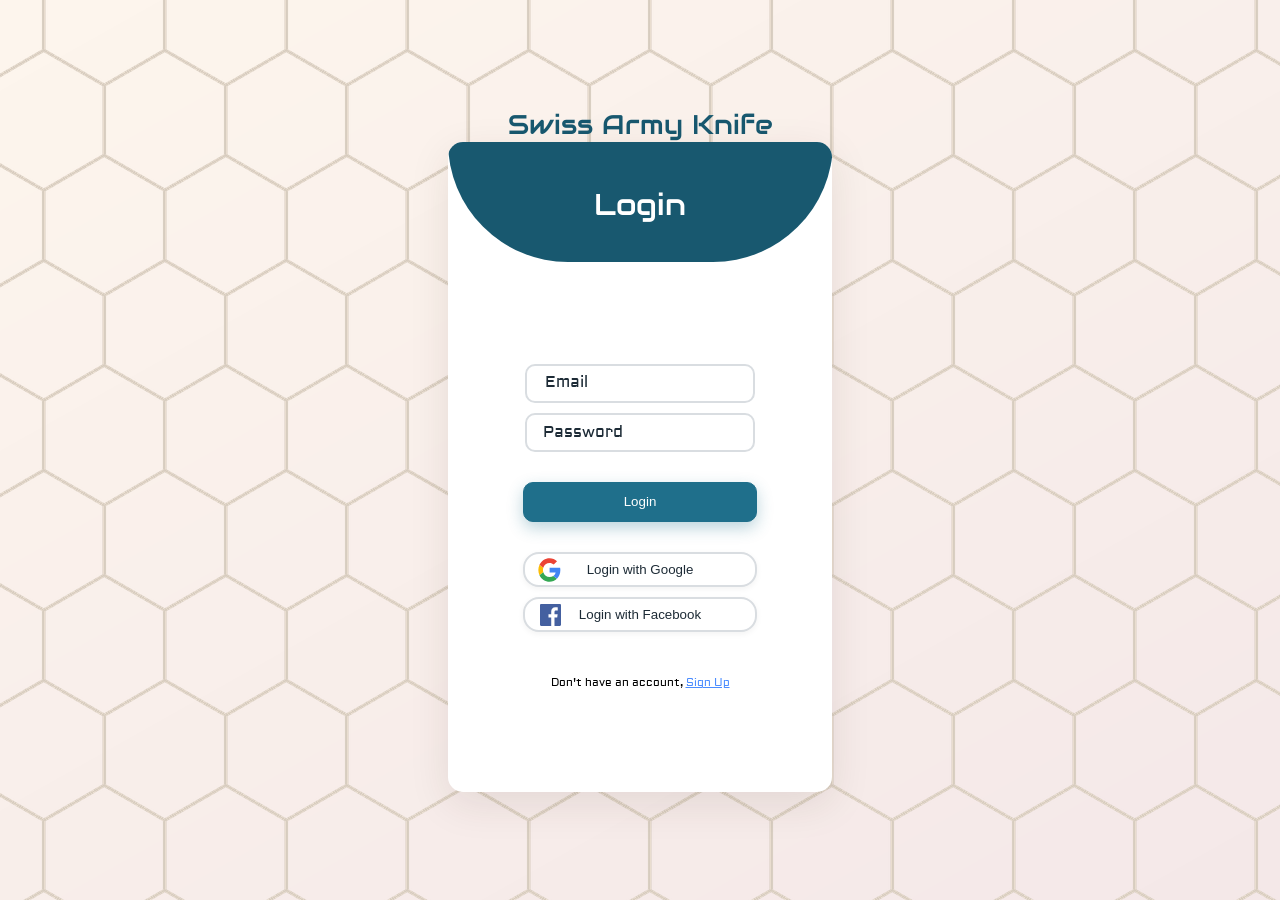
<file: index.html>
<!DOCTYPE html>
<html>

<head>
    <meta name="viewport" content="width=device-width, initial-scale=1.0">
    <base href="./" target="_self">
    <link rel="stylesheet" href="css/global.css">
    <style>
        html,
        body {

            height: 100%;
            margin: 0;

        }

        /* خائص الهيكل العام */
        body {
            display: flex;
            flex-direction: column;
            justify-content: center;
            align-items: center;
            background: url("plugins/hex-background.png") center;

        }

        .Primary-name {
            font-family: 'Audiowide';
            color: #18586F;
            font-size: 20pt;
        }

        /*css الخاص بالحاوية الرئسية*/
        .Container {
            display: flex;
            flex-direction: column;
            justify-content: center;
            align-items: center;
            position: relative;
            height: 650px;
            width: clamp(300px, 30%, 480px);
            background-color: #FFFFFF;
            border-radius: 15px;
            box-shadow: 0 12px 40px rgba(60, 40, 30, 0.10);
            overflow: hidden;
        }

        .eco {
            display: flex;
            justify-content: center;
            align-items: center;
            position: absolute;
            top: 0px;
            height: 120px;
            width: 385px;
            background-color: #18586F;
            border-radius: 0 0 180px 180px;

        }

        .login-text {
            font-family: 'Audiowide';
            font-size: 30px;
            color: #FFFFFF;
            margin-top: 4px;

        }

        /*خصائص المدخلات*/
        .inputs {
            position: relative;
            display: flex;
            flex-direction: column;
            justify-content: center;
            align-items: center;
            margin-top: 120px;
        }

        .user-email {
            background-color: #FFFFFF;
            border: 2px solid #D9DDE1;
            padding: 10px 30px 10px 30px;
            border-radius: 10px;
            width: 100%;
        }

        .label-email {
            position: absolute;
            color: #1D2B36;
            left: 20px;
            top: 8px;
            pointer-events: none;

            transition: background-color 0.4s all ease;
            font-family: 'Aldrich';
        }

        /* هنا خصائص label وinputs من يصير تركيز عليه */
        .user-email:focus+.label-email,
        .user-email:not(:placeholder-shown)+.label-email {
            top: 0px;
            transition: 0.4s ease;
            transform: translateY(-50%) scale(0.85);
            color: #1F6F8B;
            background-color: #f4f3ef;
            border-radius: 6px;

        }

        .user-email:focus,
        .user-email:not(:placeholder-shown) {
            transition: 0.4s ease;
            background-color: #f4f3ef;
            outline: none;
            border-color: #5d5555;
            box-shadow: 0 0 0 3px rgba(31, 111, 139, 0.15);
        }


        /* خصائص الباسورد */
        .user-password {
            background-color: #FFFFFF;
            border: 2px solid #D9DDE1;
            padding: 10px 30px 10px 30px;
            border-radius: 10px;
            margin-top: 10px;
            width: 100%;
        }

        .label-pass {
            position: absolute;
            color: #1D2B36;
            left: 18px;
            top: 58px;
            pointer-events: none;

            transition: background-color 0.4s all ease;
            font-family: 'Aldrich';
        }

        /* هنا خصائص label وinputs من يصير تركيز عليه */
        .user-password:focus+.label-pass,
        .user-password:not(:placeholder-shown)+.label-pass {
            top: 50px;
            transition: 0.4s ease;
            transform: translateY(-50%) scale(0.85);
            color: #5d5555;
            background-color: #f4f3ef;
            border-radius: 6px;

        }

        .user-password:focus,
        .user-password:not(:placeholder-shown) {
            transition: 0.4s ease;
            background-color: #f4f3ef;
            outline: none;
            border-color: #1F6F8B;
            box-shadow: 0 0 0 3px rgba(31, 111, 139, 0.15);

        }

        /* خصائص نسيان الباسورد */
        .forgot-pass {
            position: absolute;
            color: #5f6672;
            font-size: 8pt;
            font-family: 'Aldrich';
            top: 100px;
            left: 4px;
            cursor: pointer;
        }

        .forgot-pass:hover {
            font-size: 9px;
            text-decoration: underline;
            color: blue;
        }

        /* الحاوية الاساسية للLog in */
        .login-box {
            display: flex;
            flex-direction: column;
            position: relative;

            margin-top: 30px;
        }

        /* خصائص زر تسجيل لدخول */
        .login-button {
            padding: 5px 100px 5px 100px;
            border-radius: 10px;
            border: 1.5px solid #1F6F8B;
            cursor: pointer;
            transition: 0.2s ease;
            margin-bottom: 30px;
            background-color: #1F6F8B;
            color: #FFFFFF;
            box-shadow: 0 6px 16px rgba(31, 111, 139, 0.30);
            height: 40px;

        }

        .login-button:hover {
            color: #18586F;
            background-color: #ffffff;
            transition: 0.2s ease;

        }

        /* خصائص التسحيل عن طريق كوكل */
        .google-login {
            padding: 8px 30px 8px 30px;
            border-radius: 1rem;
            border: 2px solid #D9DDE1;
            transition: 0.2s all ease;
            cursor: pointer;
            margin-bottom: 10px;
            background-color: #FFFFFF;
            border-color: #D9DDE1;
            color: #1D2B36;
            box-shadow: 0 2px 6px rgba(0, 0, 0, 0.05);

        }

        .google-login:hover {
            background-color: #303841;
            color: white;
        }

        /* خصائص صوره الخاصة بكوكل */
        .img-google {
            position: absolute;
            width: 10%;
            bottom: 60px;
            left: 15px;
        }

        /* خصائص التسحيل عن طريق فيسبوك */
        .facebook-login {
            padding: 8px 30px 8px 30px;
            border-radius: 1rem;
            border: 2px solid #D9DDE1;
            transition: 0.2s all ease;
            cursor: pointer;
            margin-bottom: 10px;
            background-color: #FFFFFF;
            border-color: #D9DDE1;
            color: #1D2B36;
            box-shadow: 0 2px 6px rgba(0, 0, 0, 0.05);
        }

        /* خصائص صوره الخاصة بفيسبوك*/
        .img-facebook {
            position: absolute;
            width: 9%;
            bottom: 16px;
            left: 17px;
        }

        .facebook-login:hover {
            background-color: #303841;
            color: white;
        }

        /* الحاوية الاساسية للشروط  */
        .terms {
            position: relative;
            margin-top: 30px;
        }

        /* النص الخاص بالشروط */
        .terms-text{
            font-family: 'Aldrich';
            font-size: 8pt;
            width: 170px;

        }

        .page-link{
            color: var(--accent-blue);
            font-family: 'Aldrich';
            font-size: 8pt;
        }
        .page-link:hover{
            color: var(--content-body-header-color);
        }

        .checkbox-label {
            position: absolute;


        }

        /* Customized */
        .error-message{
            position: absolute;
            top: -50px;
            font-family: "Aldrich";
            color: var(--accent-red);
            text-align: center;
            display: none;
        }

        .input-form{
            position: relative;
            width: 60%;
        }
        

    </style>
</head>

<body>
    <p class="Primary-name">Swiss Army Knife</p>
    <div class="Container"><!--الحاوية الاساسية -->
        <div class="eco">
            <p class="login-text">Login</p>
        </div>
        <!-- الحاوية الخاصة بادخلات المستخدم-->
        <div class="inputs">
            <span class="error-message"></span>
            <form class="input-form">

            <input class="user-email" type="email" id="login-email" placeholder=" " required>
            <label class="label-email" for="email">
                Email
            </label>
            <input class="user-password" type="password" id="login-pass" placeholder=" " required>
            <label class="label-pass" for="password">Password</label>

            </form>
            <!--حاوية تسجيل الدخول المتعدده-->
            <div class="login-box">
                <button type="button" class="login-button login-event" id="login-button">Login</button>
                <button class="google-login">Login with Google</button>
                <img class="img-google" src="plugins/images/google-color-svgrepo-com.svg">
                <button class="facebook-login">Login with Facebook</button>
                <img class="img-facebook" src="plugins/images/facebook-color-svgrepo-com.svg">
            </div>
            <!-- الحاوية الخاصة بالشروط -->
            <div class="terms">
                <span class="terms-text"> Don't have an account, </span>
                <a class="page-link" href="index/signup.html"> Sign Up </a>
            </div>
        </div>







    </div>

    <script src="js/local_storage.js"></script>
</body>
</html>
</file>
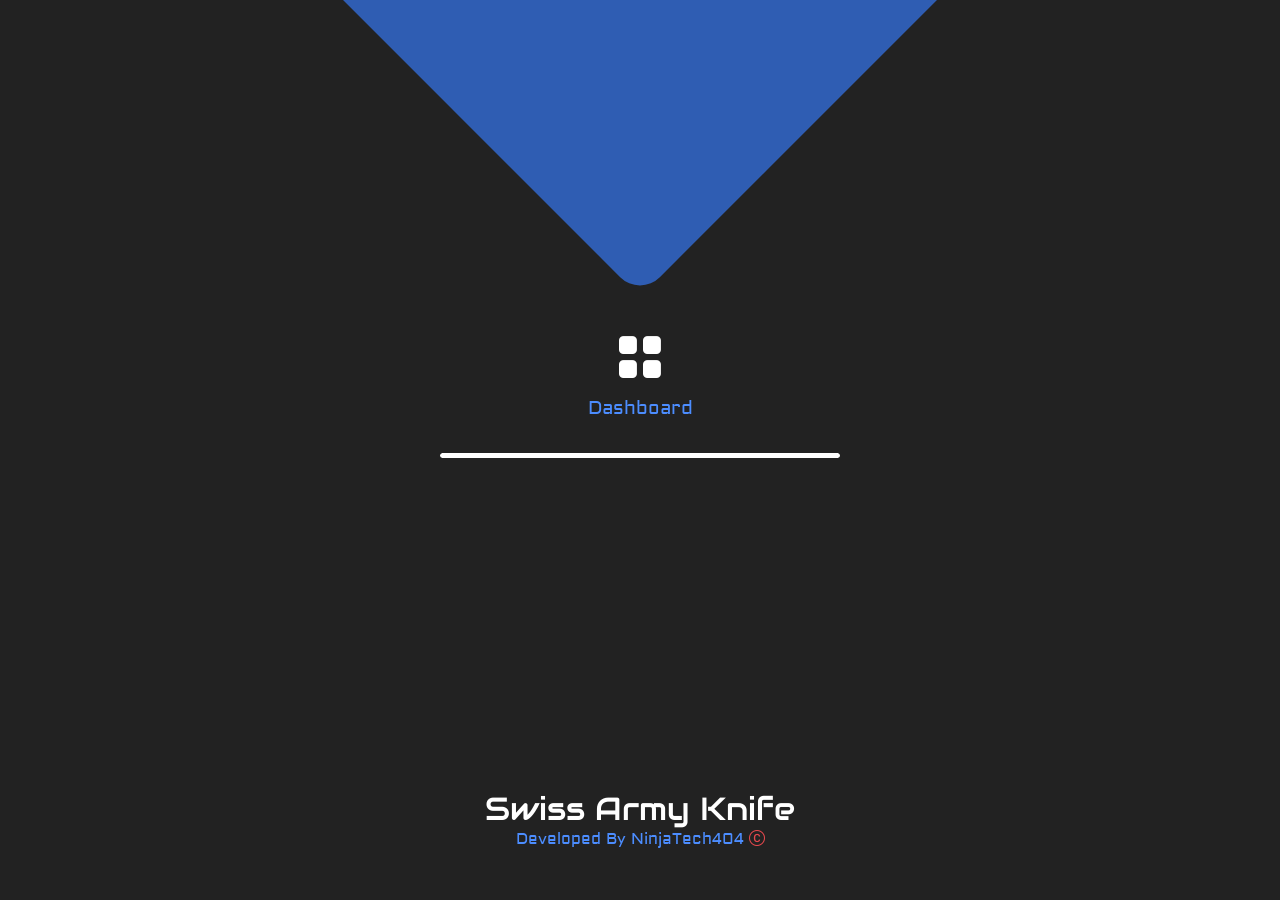
<file: index/dashboard.html>
<!DOCTYPE html>
<html lang="en">
<head>
    <meta charset="UTF-8">
    <meta name="viewport" content="width=device-width, initial-scale=1.0">
    <title>Swiss Army Knife</title>
    <base href="../" target="_self">
    <link rel="stylesheet" href="css/global.css">
    <link rel="stylesheet" href="css/dashboard.css">
    <link rel="stylesheet" href="assets/icons/bootstrap-icons/bootstrap-icons.css">
</head>
<body>

    <!-- Main Container -->
    <div class="main-container">

        <!-- Side Bar -->
        <div class="side-bar">

            <!-- Side Bar Header -->
            <div class="side-bar-header">
                <i class="bi bi-wrench-adjustable-circle-fill"></i>
                <span>Swiss Army Knife</span>
            </div>

            <div class="separator"></div>

            <!-- Side Bar Body -->
            <div class="side-bar-body">

                <div class="side-bar-option-button side-bar-option-button-active">
                    <i class="bi bi-grid-fill"></i>
                    <span>Dashboard</span>
                </div>
            
                <div class="side-bar-option-button">
                    <i class="bi bi-shield-lock-fill"></i>
                    <span>Password Tool</span>
                    <a href="index/password_tool.html"></a>
                </div>
            
                <div class="side-bar-option-button">
                    <i class="bi bi-fingerprint"></i>
                    <span>Hash Tool</span>
                    <a href="index/hash_tool.html"></a>
                </div>
            
                <div class="side-bar-option-button">
                    <i class="bi bi-lock-fill"></i>
                    <span>Encoder Tool</span>
                    <a href="index/encoder_tool.html"></a>
                </div>
            
                <div class="side-bar-option-button">
                    <i class="bi bi-file-earmark-zip-fill"></i>
                    <span>Compress Tool</span>
                    <a href="index/compression_tool.html"></a>
                </div>
            
                <div class="side-bar-option-button">
                    <i class="bi bi-file-earmark-text-fill"></i>
                    <span>Exiftool</span>
                    <a href="index/exiftool.html"></a>
                </div>
            
                <div class="side-bar-option-button">
                    <i class="bi bi-globe-americas"></i>
                    <span>IP Info Tool</span>
                    <a href="index/ipinfo_tool.html"></a>
                </div>

            </div>

            <!-- side bar footer -->
            <div class="side-bar-footer">

                <div class="side-bar-footer-button">
                    <i class="bi bi-info-circle-fill"></i>
                    <span>About Us</span>
                    <i class="bi bi-box-arrow-up-right"></i>
                </div>

                <div class="side-bar-footer-button logout-button">
                    <i class="bi bi-person-circle"></i>
                    <span>Log Out</span>
                    <i class="bi bi-box-arrow-right"></i>
                </div>

            </div>

        </div>

        <!-- Content Body -->
        <div class="content-body">
            <!-- Content Header -->
            <div class="content-header">
                <div class="side-bar-toggle-button">
                    <i class="bi bi-layout-sidebar"></i>
                </div>
                <div class="content-header-headline">
                    <i class="bi bi-grid-fill"></i>
                    <span>Dashboard</span>
                </div>
                <div class="content-header-list-button">
                    <i class="bi bi-three-dots-vertical"></i>
                </div>
            </div>

            <!-- Content Body Container -->
            <div class="content-body-container">
                <div  class="content-body-header">
                    <span>Swiss Army Tools</span>
                </div>
                <div class="content-body-container-body">
                    <div class="tool-card-container">
                        <div class="tool-card-header">
                            <i class="bi bi-shield-lock-fill"></i>
                            <a href="index/password_tool.html"><i class="bi bi-box-arrow-up-right"></i></a>
                        </div>
                        <span>Password Strength Check</span>
                        <p>Type a password and instantly see its strength rating alongside a live checklist for length, case, digits, and symbols.</p>
                    </div>

                    <div class="tool-card-container">
                        <div class="tool-card-header">
                            <i class="bi bi-key-fill"></i>
                            <a href="index/password_tool.html"><i class="bi bi-box-arrow-up-right"></i></a>
                        </div>
                        <span>Password Generator</span>
                        <p>Generate a cryptographically strong password in one click, guaranteed to include every character class, and copy it instantly.</p>
                    </div>

                    <div class="tool-card-container">
                        <div class="tool-card-header">
                            <i class="bi bi-hash"></i>
                            <a href="index/hash_tool.html"><i class="bi bi-box-arrow-up-right"></i></a>
                        </div>
                        <span>Text & File Hashing</span>
                        <p>Hash any text or upload a file to compute MD5, SHA-1, SHA-256, SHA-384, or SHA-512 digests entirely in your browser.</p>
                    </div>

                    <div class="tool-card-container">
                        <div class="tool-card-header">
                            <i class="bi bi-check2-circle"></i>
                            <a href="index/hash_tool.html"><i class="bi bi-box-arrow-up-right"></i></a>
                        </div>
                        <span>Hash Verification</span>
                        <p>Paste an expected hash and compare it against the computed digest to instantly confirm whether a file or text is intact.</p>
                    </div>

                    <div class="tool-card-container">
                        <div class="tool-card-header">
                            <i class="bi bi-arrow-left-right"></i>
                            <a href="index/encoder_tool.html"><i class="bi bi-box-arrow-up-right"></i></a>
                        </div>
                        <span>Base64 & Base32</span>
                        <p>Encode or decode Base64 and Base32 strings with live conversion, UTF-8 safety, and a one-click copy button.</p>
                    </div>

                    <div class="tool-card-container">
                        <div class="tool-card-header">
                            <i class="bi bi-card-text"></i>
                            <a href="index/encoder_tool.html"><i class="bi bi-box-arrow-up-right"></i></a>
                        </div>
                        <span>Hex, Caesar & ROT13</span>
                        <p>Convert text to hexadecimal, shift letters with a configurable Caesar cipher, or apply ROT13 — all updating as you type.</p>
                    </div>

                    <div class="tool-card-container">
                        <div class="tool-card-header">
                            <i class="bi bi-file-zip-fill"></i>
                            <a href="index/compression_tool.html"><i class="bi bi-box-arrow-up-right"></i></a>
                        </div>
                        <span>GZIP Compression</span>
                        <p>Compress or decompress files with native GZIP directly in the browser — no uploads, no server, instant download.</p>
                    </div>

                    <div class="tool-card-container">
                        <div class="tool-card-header">
                            <i class="bi bi-file-zip-fill"></i>
                            <a href="index/compression_tool.html"><i class="bi bi-box-arrow-up-right"></i></a>
                        </div>
                        <span>ZIP Archives</span>
                        <p>Create or extract ZIP archives client-side, with support for the wider 7z, TAR.XZ, and ZSTD family on the roadmap.</p>
                    </div>

                    <div class="tool-card-container">
                        <div class="tool-card-header">
                            <i class="bi bi-info-circle-fill"></i>
                            <a href="index/exiftool.html"><i class="bi bi-box-arrow-up-right"></i></a>
                        </div>
                        <span>File Metadata Inspector</span>
                        <p>Drop any file to reveal its size, MIME type, and modified date — plus EXIF camera data for images and document info for PDFs.</p>
                    </div>

                    <div class="tool-card-container">
                        <div class="tool-card-header">
                            <i class="bi bi-globe2"></i>
                            <a href="index/ipinfo_tool.html"><i class="bi bi-box-arrow-up-right"></i></a>
                        </div>
                        <span>Public IP Geolocation</span>
                        <p>Look up any public IP or your own to see country, region, city, ISP, ASN, timezone, and proxy or hosting flags in one card.</p>
                    </div>
                </div>
            </div>

        </div>


    </div>




    <!-- Additional Component -->

    <!-- Dialogue -->
    <div class="dialogue">
        <div class="dialogue-container">
            <!-- Dialogue Header -->
            <div class="dialogue-header">
                <i class="bi bi-exclamation-triangle-fill"></i>
                <span>Warning</span>
            </div>
            <!-- Dialogue Body -->
            <div class="dialogue-body">
                <span>Are you sure you want to logout?</span>
            </div>
            <!-- Dialogue Footer -->
            <div class="dialogue-footer">
                <button class="dialogue-left-button">Cancel</button>
                <button class="dialogue-right-button">Proceed</button>
            </div>
        </div>
    </div>

    <!-- Loader -->
    <div class="loader">
        <!-- loader-closing-animation -->
        <div class="loader-closing-animation-upper"></div>
        <div class="loader-closing-animation-lower"></div>

        <!-- loader-container -->
        <div class="loader-container">
            <div class="loader-container-header"></div>
            <div class="loader-container-body">
                <i class="bi bi-grid-fill"></i>
                <span>Dashboard</span>
                <div class="progress-container">
                    <div class="progress-bar"></div>
                </div>
            </div>
            <div class="loader-container-footer">
                <span>Swiss Army Knife</span>
                <span>Developed By NinjaTech404 <i class="bi bi-c-circle"></i></span>
            </div>
        </div>
    </div> 


    <!-- Header List Menu -->
    <div class="header-list-menu">
        <div class="header-list-menu-content">
            <i class="bi bi-patch-question-fill"></i>
            <span>Q&A</span>
            <span>Need help in something?</span>
            <span>You can send us a feedback.</span>
        </div>
        <button>
            <span>Go</span>
            <i class="bi bi-arrow-right"></i>
        </button>
    </div>

    <script src="js/global.js"></script>
</body>
</html>
</file>
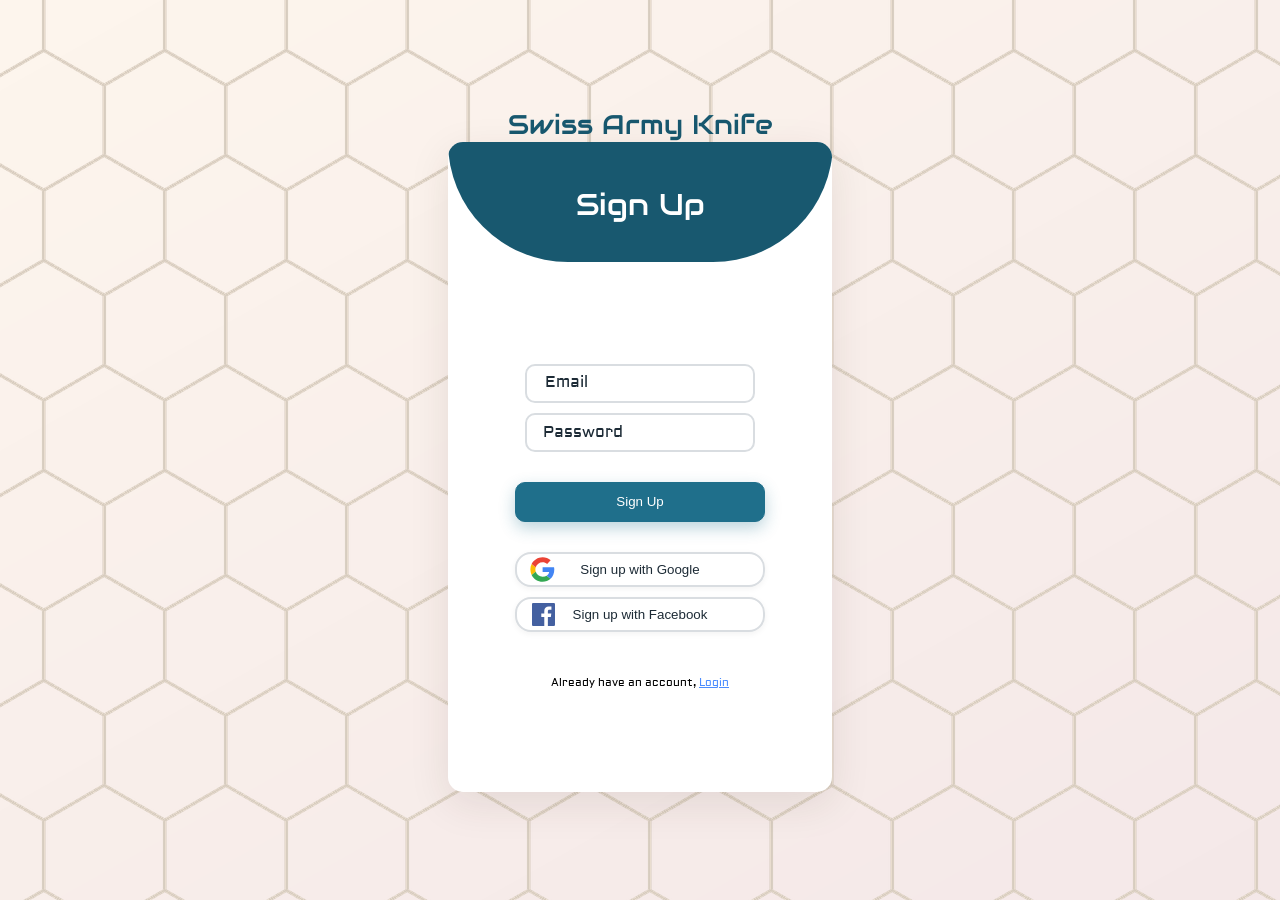
<file: index/signup.html>
<!DOCTYPE html>
<html>

<head>
    <meta name="viewport" content="width=device-width, initial-scale=1.0">
    <base href="../" target="_self">
    <link rel="stylesheet" href="css/global.css">
    <style>
        html,
        body {

            height: 100%;
            margin: 0;

        }

        /* خائص الهيكل العام */
        body {
            display: flex;
            flex-direction: column;
            justify-content: center;
            align-items: center;
            background: url("plugins/hex-background.png") center;

        }

        .Primary-name {
            font-family: 'Audiowide';
            color: #18586F;
            font-size: 20pt;
        }

        /*css الخاص بالحاوية الرئسية*/
        .Container {
            display: flex;
            flex-direction: column;
            justify-content: center;
            align-items: center;
            position: relative;
            height: 650px;
            width: clamp(300px, 30%, 480px);
            background-color: #FFFFFF;
            border-radius: 15px;
            box-shadow: 0 12px 40px rgba(60, 40, 30, 0.10);
            overflow: hidden;
        }

        .eco {
            display: flex;
            justify-content: center;
            align-items: center;
            position: absolute;
            top: 0px;
            height: 120px;
            width: 385px;
            background-color: #18586F;
            border-radius: 0 0 180px 180px;

        }

        .login-text {
            font-family: 'Audiowide';
            font-size: 30px;
            color: #FFFFFF;
            margin-top: 4px;

        }

        /*خصائص المدخلات*/
        .inputs {
            position: relative;
            display: flex;
            flex-direction: column;
            justify-content: center;
            align-items: center;
            margin-top: 120px;
        }

        .user-email {
            background-color: #FFFFFF;
            border: 2px solid #D9DDE1;
            padding: 10px 30px 10px 30px;
            border-radius: 10px;
            width: 100%;
        }

        .label-email {
            position: absolute;
            color: #1D2B36;
            left: 20px;
            top: 8px;
            pointer-events: none;

            transition: background-color 0.4s all ease;
            font-family: 'Aldrich';
        }

        /* هنا خصائص label وinputs من يصير تركيز عليه */
        .user-email:focus+.label-email,
        .user-email:not(:placeholder-shown)+.label-email {
            top: 0px;
            transition: 0.4s ease;
            transform: translateY(-50%) scale(0.85);
            color: #1F6F8B;
            background-color: #f4f3ef;
            border-radius: 6px;

        }

        .user-email:focus,
        .user-email:not(:placeholder-shown) {
            transition: 0.4s ease;
            background-color: #f4f3ef;
            outline: none;
            border-color: #5d5555;
            box-shadow: 0 0 0 3px rgba(31, 111, 139, 0.15);
        }


        /* خصائص الباسورد */
        .user-password {
            background-color: #FFFFFF;
            border: 2px solid #D9DDE1;
            padding: 10px 30px 10px 30px;
            border-radius: 10px;
            margin-top: 10px;
            width: 100%;
        }

        .label-pass {
            position: absolute;
            color: #1D2B36;
            left: 18px;
            top: 58px;
            pointer-events: none;

            transition: background-color 0.4s all ease;
            font-family: 'Aldrich';
        }

        /* هنا خصائص label وinputs من يصير تركيز عليه */
        .user-password:focus+.label-pass,
        .user-password:not(:placeholder-shown)+.label-pass {
            top: 50px;
            transition: 0.4s ease;
            transform: translateY(-50%) scale(0.85);
            color: #5d5555;
            background-color: #f4f3ef;
            border-radius: 6px;

        }

        .user-password:focus,
        .user-password:not(:placeholder-shown) {
            transition: 0.4s ease;
            background-color: #f4f3ef;
            outline: none;
            border-color: #1F6F8B;
            box-shadow: 0 0 0 3px rgba(31, 111, 139, 0.15);

        }

        /* خصائص نسيان الباسورد */
        .forgot-pass {
            position: absolute;
            color: #5f6672;
            font-size: 8pt;
            font-family: 'Aldrich';
            top: 100px;
            left: 4px;
            cursor: pointer;
        }

        .forgot-pass:hover {
            font-size: 9px;
            text-decoration: underline;
            color: blue;
        }

        /* الحاوية الاساسية للLog in */
        .login-box {
            display: flex;
            flex-direction: column;
            position: relative;

            margin-top: 30px;
        }

        /* خصائص زر تسجيل لدخول */
        .login-button {
            padding: 5px 100px 5px 100px;
            border-radius: 10px;
            border: 1.5px solid #1F6F8B;
            cursor: pointer;
            transition: 0.2s ease;
            margin-bottom: 30px;
            background-color: #1F6F8B;
            color: #FFFFFF;
            box-shadow: 0 6px 16px rgba(31, 111, 139, 0.30);
            height: 40px;

        }

        .login-button:hover {
            color: #18586F;
            background-color: #ffffff;
            transition: 0.2s ease;

        }

        /* خصائص التسحيل عن طريق كوكل */
        .google-login {
            padding: 8px 30px 8px 30px;
            border-radius: 1rem;
            border: 2px solid #D9DDE1;
            transition: 0.2s all ease;
            cursor: pointer;
            margin-bottom: 10px;
            background-color: #FFFFFF;
            border-color: #D9DDE1;
            color: #1D2B36;
            box-shadow: 0 2px 6px rgba(0, 0, 0, 0.05);

        }

        .google-login:hover {
            background-color: #303841;
            color: white;
        }

        /* خصائص صوره الخاصة بكوكل */
        .img-google {
            position: absolute;
            width: 10%;
            bottom: 60px;
            left: 15px;
        }

        /* خصائص التسحيل عن طريق فيسبوك */
        .facebook-login {
            padding: 8px 30px 8px 30px;
            border-radius: 1rem;
            border: 2px solid #D9DDE1;
            transition: 0.2s all ease;
            cursor: pointer;
            margin-bottom: 10px;
            background-color: #FFFFFF;
            border-color: #D9DDE1;
            color: #1D2B36;
            box-shadow: 0 2px 6px rgba(0, 0, 0, 0.05);
        }

        /* خصائص صوره الخاصة بفيسبوك*/
        .img-facebook {
            position: absolute;
            width: 9%;
            bottom: 16px;
            left: 17px;
        }

        .facebook-login:hover {
            background-color: #303841;
            color: white;
        }

        /* الحاوية الاساسية للشروط  */
        .terms {
            position: relative;
            margin-top: 30px;
        }

        /* النص الخاص بالشروط */
        .terms-text{
            font-family: 'Aldrich';
            font-size: 8pt;
            width: 170px;

        }

        .page-link{
            color: var(--accent-blue);
            font-family: 'Aldrich';
            font-size: 8pt;
        }
        .page-link:hover{
            color: var(--content-body-header-color);
        }

        .checkbox-label {
            position: absolute;


        }

        /* Customized */
        .error-message{
            position: absolute;
            top: -50px;
            font-family: "Aldrich";
            color: var(--accent-red);
            text-align: center;
            display: none;
        }

        .input-form{
            position: relative;
            width: 60%;
        }
        

    </style>
</head>

<body>
    <p class="Primary-name">Swiss Army Knife</p>
    <div class="Container"><!--الحاوية الاساسية -->
        <div class="eco">
            <p class="login-text">Sign Up</p>
        </div>
        <!-- الحاوية الخاصة بادخلات المستخدم-->
        <div class="inputs">
            <span class="error-message"></span>
            <form class="input-form">

            <input class="user-email" type="email" id="signup-email" placeholder=" " required>
            <label class="label-email" for="email">
                Email
            </label>
            <input class="user-password" type="password" id="signup-pass" placeholder=" " required>
            <label class="label-pass" for="password">Password</label>

            </form>
            <!--حاوية تسجيل الدخول المتعدده-->
            <div class="login-box">
                <button class="login-button" id="signup-button">Sign Up</button>
                <button class="google-login">Sign up with Google</button>
                <img class="img-google" src="plugins/images/google-color-svgrepo-com.svg">
                <button class="facebook-login">Sign up with Facebook</button>
                <img class="img-facebook" src="plugins/images/facebook-color-svgrepo-com.svg">
            </div>
            <!-- الحاوية الخاصة بالشروط -->
            <div class="terms">
                <span class="terms-text"> Already have an account, </span>
                <a class="page-link" href="index/index.html"> Login </a>
            </div>
        </div>







    </div>

    <script src="js/local_storage.js"></script>
</body>
</html>
</file>
<file: css/global.css>
* {
    margin: 0;
    padding: 0;
    box-sizing: border-box;
}

:root {
    --default: #ffffff;
    --primary: #222;
    --secondary: #333;
    --tretiary: #444;

    --accent-red: #E5484D;
    --accent-blue: #4C8DFF;
    --accent-yellow: #F5C542;

    --separator-color: #444;
    --side-bar-icons-color: #fff;

    --dialogue-bg: #22222288;
    --dialogue-border-color: #444;
    --dialogue-warning-color: #F5C542;

    --content-body-header-color: #2F5DB3;

    --side-bar-width: 300px;
    --content-body-width: 100%;
}

::-webkit-scrollbar{
    display: none;
}

@font-face {
  font-family: 'Inter';
  src: url('../assets/fonts/Inter/Inter-VariableFont.ttf') format('truetype');
  font-weight: 400;
  font-style: normal;
  font-display: swap;
}

@font-face {
  font-family: 'Audiowide';
  src: url('../assets/fonts/Audiowide/Audiowide-Regular.ttf') format('truetype');
  font-weight: 400;
  font-style: normal;
  font-display: swap;
}

@font-face {
  font-family: 'Aldrich';
  src: url('../assets/fonts/Aldrich/Aldrich-Regular.ttf') format('truetype');
  font-weight: 400;
  font-style: normal;
  font-display: swap;
}

body{
    width: 100vw;
    height: 100vh;
    position: relative;
    background-color: var(--primary);
}

/* main container */
.main-container{
    width: inherit;
    height: inherit;
    position: relative;
    background-color: var(--primary);
    display: flex;
}

/* side bar */
.side-bar{
    min-width: var(--side-bar-width);
    height: 100%;
    position: relative;
    background-color: inherit;
    display: flex;
    flex-direction: column;
    align-items: center;
    justify-content: start;
    padding: 16px;
    gap: 32px;
    transition: ease-in-out 200ms;
}

/* side bar header */
.side-bar-header{
    width: 100%;
    height: auto;
    position: relative;
    display: flex;
    align-items: center;
    gap: 15px;
    color: var(--side-bar-icons-color);
}

.side-bar-header > i{
    font-size: 32px;
}

.side-bar-toggle-button{
    width: 60px;
    height: 60px;
    font-size: 28px;
    border-radius: 50%;
    border: none;
    background: none;
    color: var(--side-bar-icons-color);
    display: grid;
    place-items: center;
    cursor: pointer;
    padding: 10px;
}

.side-bar-toggle-button:hover{
    background-color: #ffffff11;
}

.side-bar-toggle-button:active{
    background-color: #ffffff22;
}

.side-bar-header > span{
    font-size: 20px;
    font-family: 'Audiowide';
}

/* side bar body */
.side-bar-body{
    width: 100%;
    height: auto;
    position: relative;
    display: flex;
    flex-direction: column;
    align-items: center;
    justify-content: start;
    gap: 10px;
    overflow-y: scroll;
    overflow-x: visible;
    scrollbar-width: none;
    margin-bottom: 170px; /* no overlapping with the footer */
}

.side-bar-option-button{
    width: 100%;
    height: 60px;
    position: relative;
    display: flex;
    justify-content: left;
    align-items: center;
    gap: 20px;
    padding: 0 20px;
    border-radius: 8px;
    font-family: 'Aldrich';
    color: var(--side-bar-icons-color);
    font-size: 16pt;
    cursor: pointer;
    overflow: hidden;
}

.side-bar-option-button > a{
    position: absolute;
    top: 0;
    left: 0;
    width: 100%;
    height: 100%;

}

.side-bar-option-button:hover{
    background-color: var(--secondary);
}
.side-bar-option-button:active{
    background-color: var(--tretiary);
}

.side-bar-option-button-active{
    background-color: var(--tretiary);
}
.side-bar-option-button-active:hover{
    background-color: var(--tretiary);
}
.side-bar-option-button-active:active{
    background-color: var(--tretiary);
}
.side-bar-option-button-active::before{
    content: "";
    position: absolute;
    background-color: var(--accent-blue);
    height: 40px;
    width: 10px;
    border-radius: 0 5px 5px 0;
    margin-left: -25px;
}

/* side bar footer */
.side-bar-footer{
    width: 100%;
    height: 170px;
    position: absolute;
    bottom: 0;
    padding: 16px;
    display: flex;
    flex-direction: column;
    align-items: center;
    justify-content: end;
    gap: 10px;
}

.side-bar-footer-button{
    width: 100%;
    height: 60px;
    position: relative;
    display: flex;
    justify-content: left;
    align-items: center;
    gap: 20px;
    padding: 0 20px;
    border-radius: 8px;
    font-family: 'Aldrich';
    color: var(--side-bar-icons-color);
    font-size: 16pt;
    cursor: pointer;
    background-color: var(--secondary);
    overflow-x: hidden;
}

.side-bar-footer-button:first-child > i:nth-child(3){
    position: absolute;
    right: 20px;
    color: var(--accent-blue);
}

.side-bar-footer-button:last-child > i:nth-child(3){
    position: absolute;
    right: 20px;
    color: var(--accent-red);
}

.side-bar-footer-button:hover{
    background-color: var(--tretiary);
}

.side-bar-footer-button:active{
    background-color: var(--tretiary);
}

/* content body */
.content-body{
    width: var(--content-body-width);
    height: 100%;
    position: relative;
    background-color: var(--secondary);
    border-radius: 20px 0 0 20px;
    display: flex;
    flex-direction: column;
    overflow: hidden;
}

.content-header{
    width: 100%;
    height: auto;
    display: flex;
    justify-content: space-between;
    align-items: center;
    padding: 10px;
    background-color: var(--content-body-header-color);
    z-index: 2;
}

.content-header > i {
    color: var(--default);
    font-size: 28px;
}

.content-header-headline{
    display: flex;
    gap: 10px;
    font-size: 20pt;
    color: var(--default);
    font-family: "Audiowide";
}

.content-header-list-button{
    width: 60px;
    height: 60px;
    font-size: 28px;
    border-radius: 50%;
    border: none;
    background: none;
    color: var(--side-bar-icons-color);
    display: grid;
    place-items: center;
    cursor: pointer;
    padding: 10px;
}

.content-header-list-button:hover{
    background-color: #ffffff11;
}

.content-header-list-button:active{
    background-color: #ffffff22;
}

/* Content Body Container */
.content-body-container{
    width: 100%;
    height: 100%;
    overflow-y: scroll;
    scrollbar-width: none;
}

/* Additional Component */

/* Dialogue */

.dialogue{
    width: 100%;
    height: 100%;
    position: absolute;
    top: 0;
    left: 0;
    background-color: var(--dialogue-bg);
    backdrop-filter: blur(2px);
    opacity: 0;
    z-index: 1000;
    display: none;
    place-items: center;
    transition: ease-in-out 200ms;
}

.dialogue-container{
    width: 500px;
    height: auto;
    position: relative;
    background-color: var(--primary);
    border: 1px solid var(--dialogue-border-color);
    border-radius: 16px;
    display: flex;
    flex-direction: column;
    align-items: center;
    justify-content: space-between;
    overflow: hidden;
    transform: translateY(1000px);
    opacity: 0;
    transition: ease-in-out 200ms;
    cursor: pointer;
    box-shadow: 1px 1px 30px var(--primary);
}

.dialogue-header{
    width: 100%;
    height: auto;
    position: relative;
    display: flex;
    flex-direction: column;
    justify-content: center;
    align-items: center;
    gap: 0px;
    padding: 10px;
    font-family: 'Audiowide';
    font-size: 24pt;
    color: var(--dialogue-warning-color);
}

.dialogue-header > i{
    font-size: 100px;
}

.dialogue-body{
    width: 100%;
    height: auto;
    position: relative;
    text-align: center;
    display: flex;
    justify-content: center;
    align-items: center;
    color: var(--default);
    font-family: 'Aldrich';
    font-size: 16pt;
}

.dialogue-footer{
    width: 100%;
    height: auto;
    position: relative;
    display: flex;
    margin-top: 40px;
}

.dialogue-footer > button{
    width: 50%;
    height: 60px;
    border: none;
    border-radius: 0;
    background-color: var(--primary);
    font-size: 14pt;
    color: var(--default);
    border-top: 1px solid var(--dialogue-border-color);
    font-family: 'Aldrich';
    cursor: pointer;
    transition: ease-in-out 100ms;
}

.dialogue-footer > button:first-child{
    border-right: 1px solid var(--dialogue-border-color);
    color: var(--accent-red);
}

.dialogue-footer > button:last-child{
    border-left: 1px solid var(--dialogue-border-color);
    color: var(--accent-blue);
}

.dialogue-footer > button:first-child:hover{
    background-color: #E5484D11;
}

.dialogue-footer > button:first-child:active{
    background-color: #E5484D22;
}

.dialogue-footer > button:last-child:hover{
    background-color: #4C8DFF11;
}

.dialogue-footer > button:last-child:active{
    background-color: #4C8DFF22;
}

/* separator */
.separator{
    width: 90%;
    height: 2px;
    position: relative;
    border-radius: 2px;
    background-color: var(--separator-color);
}


/* Loader */

.loader{
    position: absolute;
    top: 0;
    left: 0;
    width: 100%;
    height: 100%;
    z-index: 1001;
    overflow: hidden;
}

/* Loader Closing Animation div */

.loader-closing-animation-upper{
    position: absolute;
    top: 0;
    left: 0;
    width: 100%;
    height: 50%;
    background-color: var(--primary);
    transition: linear 200ms;
}

.loader-closing-animation-lower{
    position: absolute;
    bottom: 0;
    left: 0;
    width: 100%;
    height: 50%;
    background-color: var(--primary);
    transition: linear 200ms;
}

/* Loader Container*/

.loader-container{
    position: relative;
    width: 100%;
    height: 100%;
    display: flex;
    flex-direction: column;
    justify-content: space-between;
    align-items: center;
}

/* Loader Container Header */

.loader-container-header{
    position: relative;
    display: grid;
    place-items: center;
    transition: linear 500ms;
}
.loader-container-header::after{
    content: "";
    position: absolute;
    top: -150px;
    width: 300px;
    height: 300px;
    transform: rotate(45deg) scale(1.4);
    border-radius: 20px 0;
    background-color: var(--content-body-header-color);

}

/* Loader Container Body */

.loader-container-body{
    width: auto;
    height: auto;
    position: relative;
    display: flex;
    flex-direction: column;
    justify-content: center;
    align-items: center;
    transition: ease-in-out 200ms;
}

.loader-container-body > i{
    position: relative;
    color: var(--default);
    font-size: 36pt;
    animation: loader-icon-animation 1s infinite linear;
    margin-bottom: 10px;
}

@keyframes loader-icon-animation{
    0%{
        opacity: 0.5;
        transform: rotate(0deg) scale(1);
    }
    50%{
        opacity: 1;
        transform: rotate(-10deg) scale(1.1);
    }
    100%{
        opacity: 0.5;
        transform: rotate(0deg) scale(1);
    }
}

.loader-container-body > span{
    position: relative;
    color: var(--accent-blue);
    font-family: "Aldrich";
    font-size: 14pt;
}

/* progress bar */

.progress-container{
    position: relative;
    background-color: var(--secondary);
    width: 400px;
    height: 5px;
    border-radius: 5px;
    overflow: hidden;
    margin-top: 32px;
}

.progress-bar{
    position: absolute;
    top: 0;
    left: 0;
    height: 5px;
    width: 100%;
    border-radius: 5px;
    background-color: var(--default);
    transition: linear 200ms;
    animation: progress-bar-animation 3s 1 linear;
}

@keyframes progress-bar-animation{
    0%{
        width: 0%;
    }
    40%{
        width: 40%;
    }
    60%{
        width: 60%;
    }
    100%{
        width: 100%;
    }
}

/* Loader Container Footer */

.loader-container-footer{
    position: relative;
    padding-bottom: 50px;
    display: flex;
    flex-direction: column;
    align-items: center;
    justify-content: center;
    transition: linear 500ms;
}

.loader-container-footer > span:first-child{
    font-family: "Audiowide";
    color: var(--default);
    font-size: 24pt;
}

.loader-container-footer > span:last-child{
    font-family: "Aldrich";
    color: var(--accent-blue);
    font-size: 12pt;
}

.loader-container-footer > span:last-child i {
    color: var(--accent-red);
}


/* Header List Menu */
.header-list-menu,.header-list-menu-visible{
    position: absolute;
    top: 80px;
    right: 20px;
    width: 300px;
    height: auto;
    background-color: var(--secondary);
    border:1px solid #666;
    border-top: none;
    border-radius: 0 0 10px 10px;
    overflow: hidden;
    display: flex;
    flex-direction: column;
    justify-content: space-between;
    align-items: center;
    padding: 12px;
    gap: 20px;
    transition: ease-in-out 500ms;
    transform: translateY(-400px);
    z-index: 1;
}

.header-list-menu-visible{
    transform: translateY(0px);
}

.header-list-menu-content{
    display: flex;
    flex-direction: column;
    justify-content: center;
    align-items: center;
    color: var(--default);

}

.header-list-menu-content > i{
    font-size: 40pt;
}

.header-list-menu-content > span{
    font-family: "Aldrich";
    font-size: 12pt;
}

.header-list-menu-content > span:nth-child(2){
    font-family: "Audiowide";
    font-size: 20pt;
    margin-bottom: 20px;
}

.header-list-menu > button{
    border: none;
    background-color: var(--tretiary);
    color: var(--default);
    width: 100%;
    height: 48px;
    border-radius: 8px;
    font-size: 16pt;
    font-family: "Audiowide";
    transition: ease-in-out 100ms;
}

.header-list-menu > button:hover{
    background-color: #555;
}
</file>
